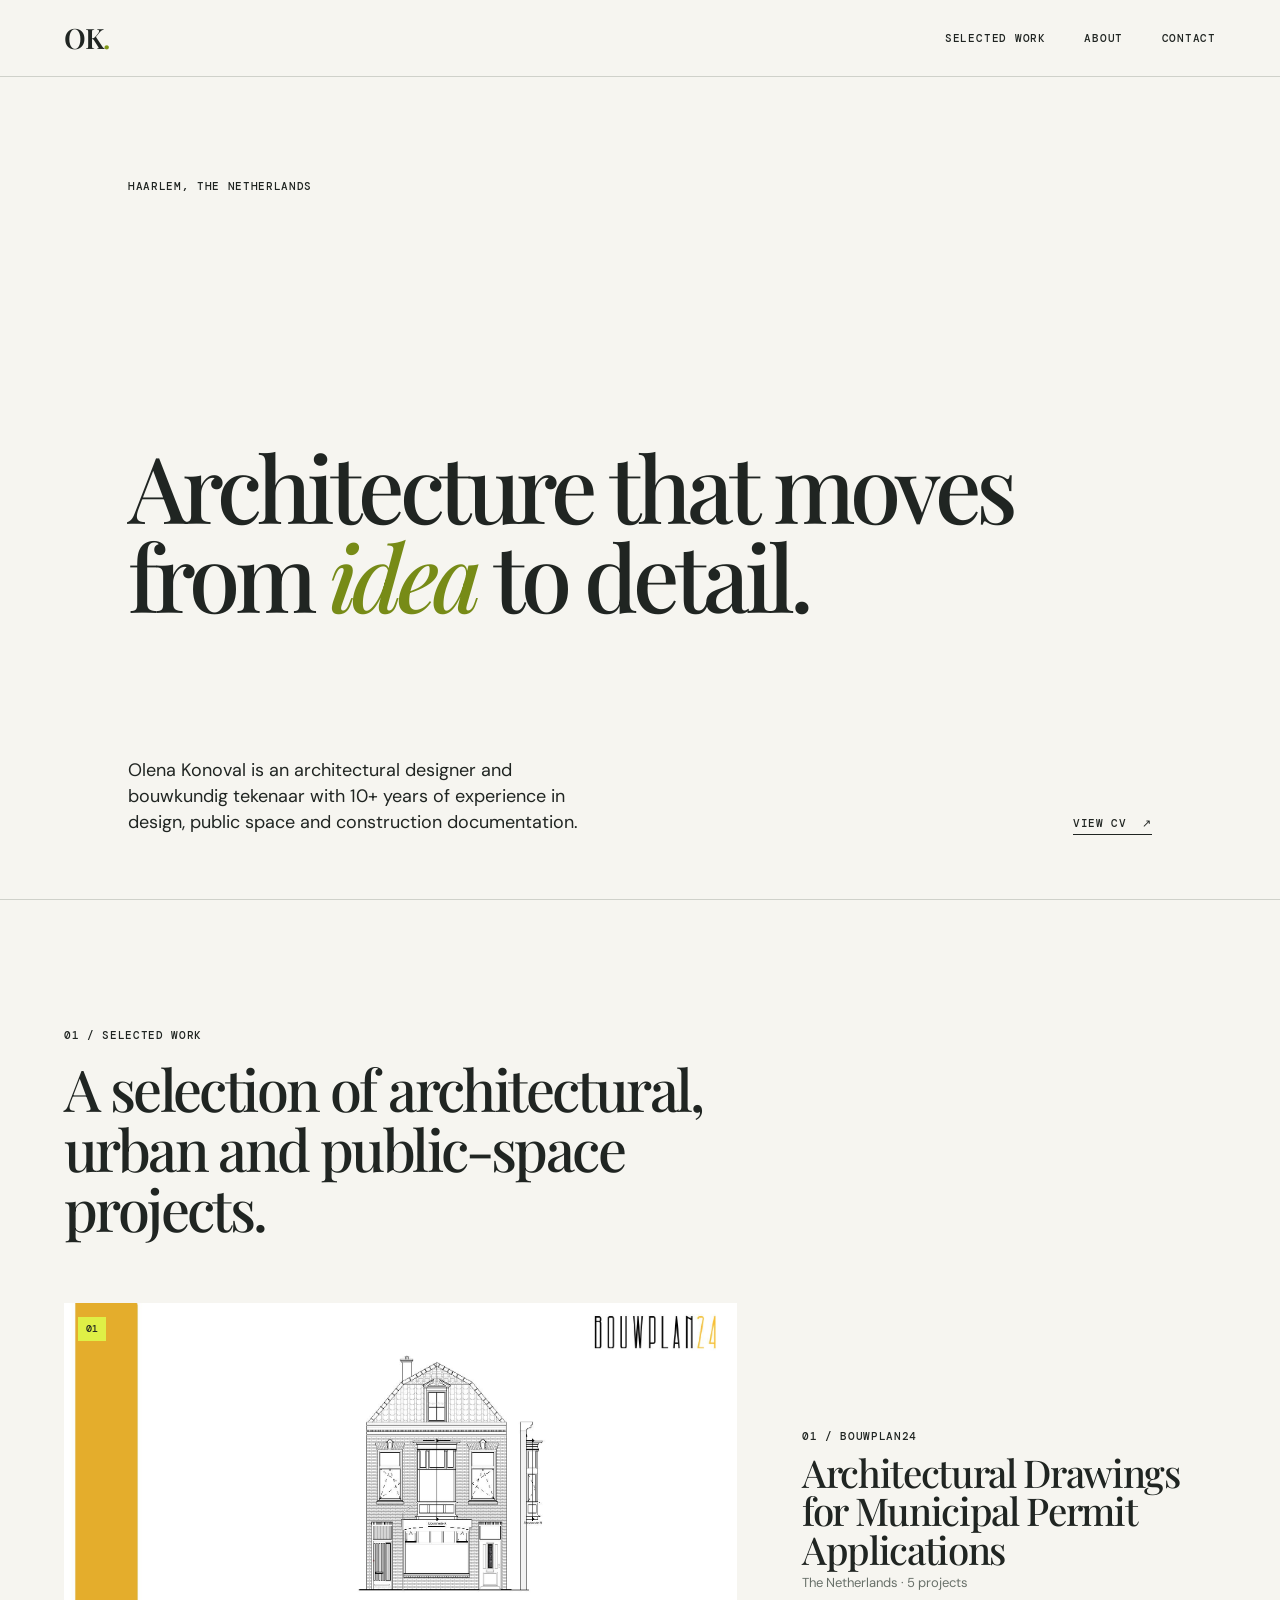
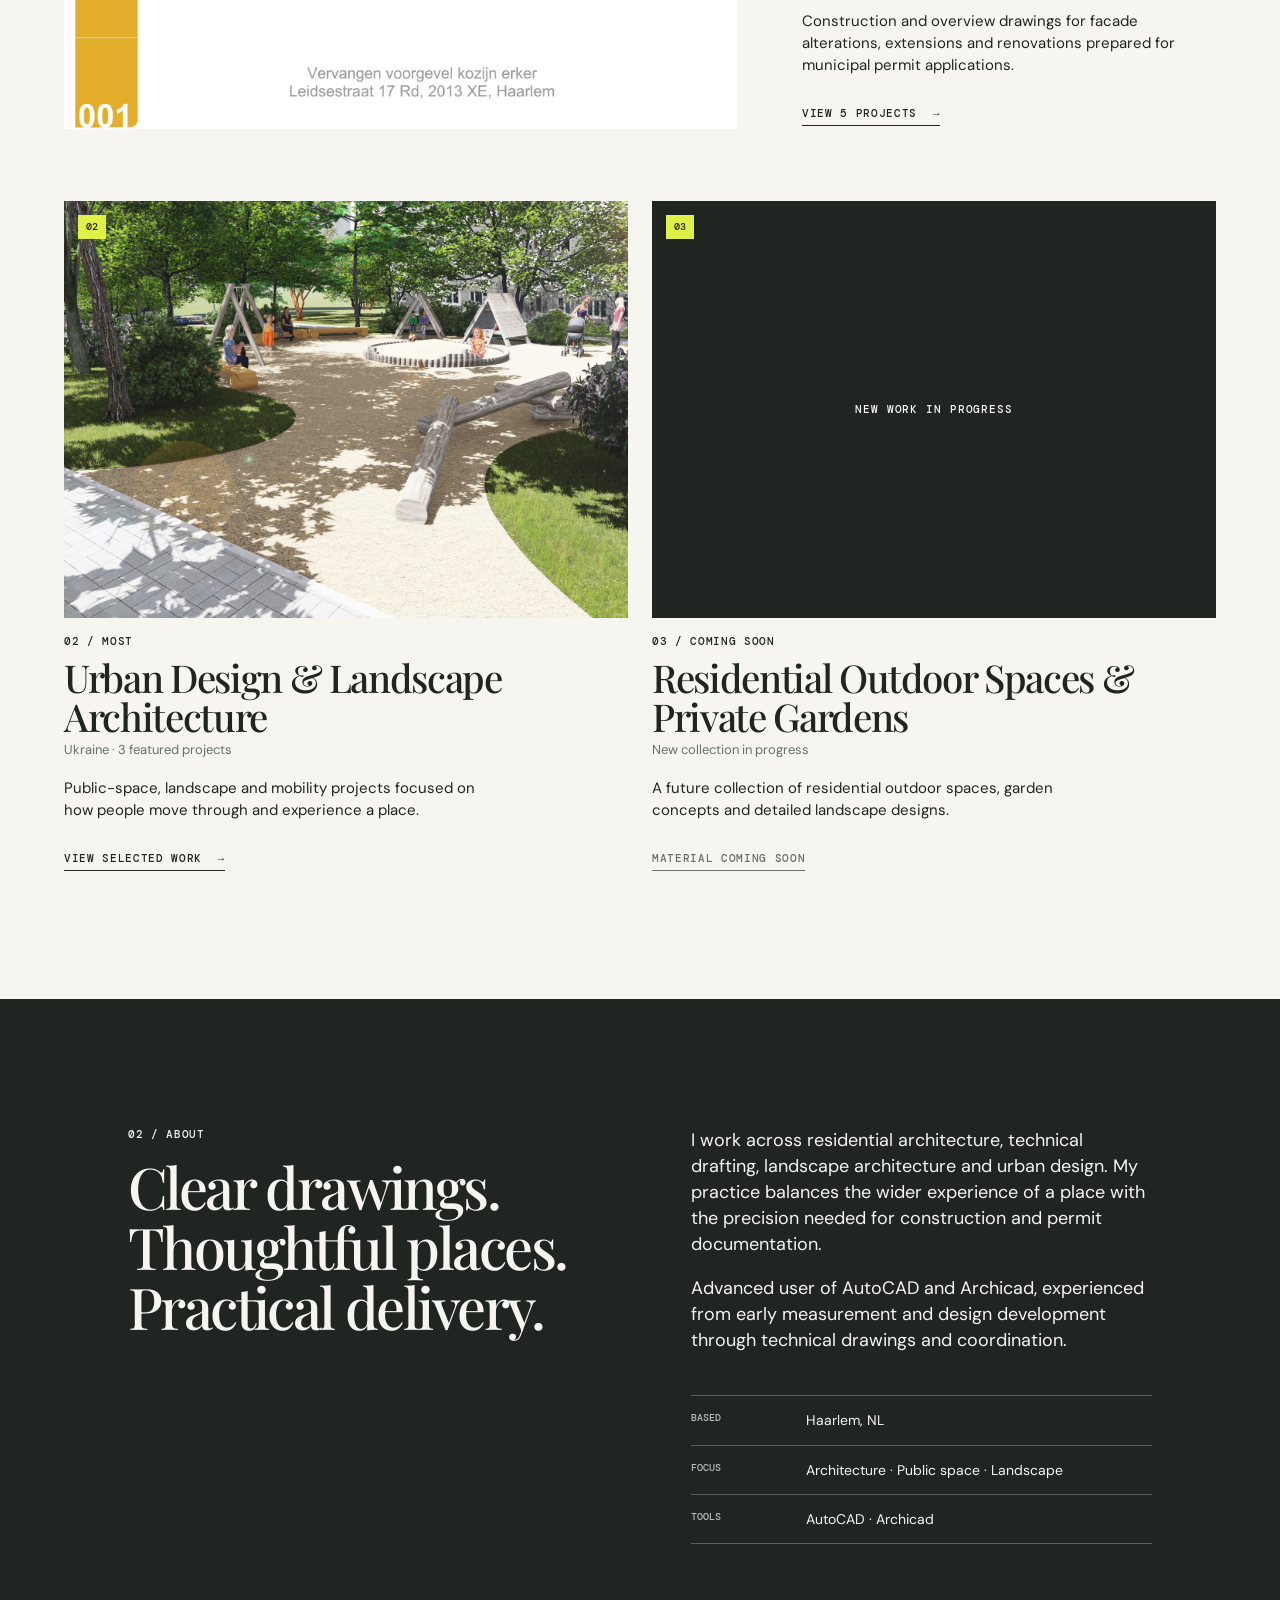
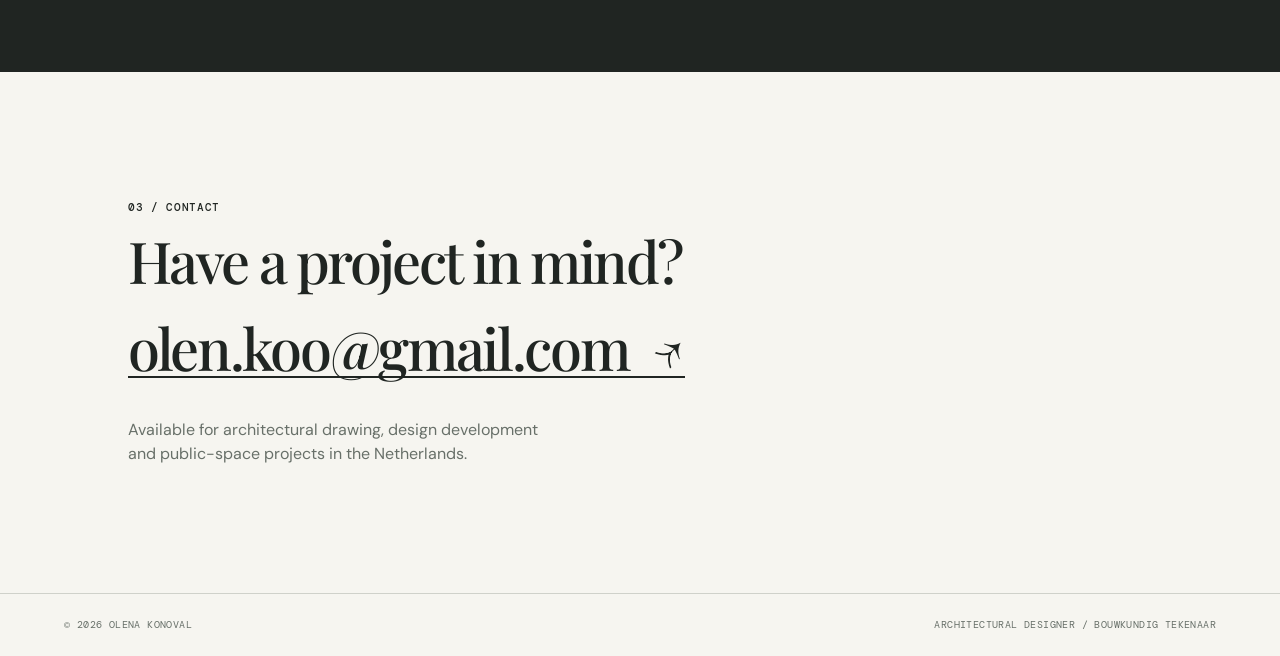
<file: index.html>
<!doctype html>
<html lang="en">
  <head>
    <meta charset="UTF-8" />
    <meta name="viewport" content="width=device-width, initial-scale=1.0" />
    <meta name="description" content="Portfolio of Olena Konoval, architectural designer and bouwkundig tekenaar." />
    <title>Olena Konoval - Architectural Designer</title>
    <link rel="stylesheet" href="styles.css" />
  </head>
  <body>
    <header class="site-header">
      <a class="wordmark" href="#top" aria-label="Olena Konoval home">OK<span>.</span></a>
      <nav aria-label="Main navigation">
        <a href="#work">Selected work</a>
        <a href="#about">About</a>
        <a href="#contact">Contact</a>
      </nav>
    </header>

    <main id="top">
      <section class="hero">
        <p class="eyebrow">Haarlem, The Netherlands</p>
        <h1>Architecture that moves from <em>idea</em> to detail.</h1>
        <div class="hero-bottom">
          <p>Olena Konoval is an architectural designer and bouwkundig tekenaar with 10+ years of experience in design, public space and construction documentation.</p>
          <a class="text-link" href="assets/documents/Olena-CV.pdf" target="_blank" rel="noopener">View CV <span aria-hidden="true">↗</span></a>
        </div>
      </section>

      <section class="projects-section" id="work" aria-labelledby="work-heading">
        <div class="section-heading">
          <p class="eyebrow">01 / Selected work</p>
          <h2 id="work-heading">A selection of architectural, urban and public-space projects.</h2>
        </div>
        <div class="project-grid" id="project-grid"></div>
      </section>

      <section class="about" id="about">
        <div>
          <p class="eyebrow">02 / About</p>
          <h2>Clear drawings. Thoughtful places. Practical delivery.</h2>
        </div>
        <div class="about-copy">
          <p>I work across residential architecture, technical drafting, landscape architecture and urban design. My practice balances the wider experience of a place with the precision needed for construction and permit documentation.</p>
          <p>Advanced user of AutoCAD and Archicad, experienced from early measurement and design development through technical drawings and coordination.</p>
          <dl>
            <div><dt>Based</dt><dd>Haarlem, NL</dd></div>
            <div><dt>Focus</dt><dd>Architecture · Public space · Landscape</dd></div>
            <div><dt>Tools</dt><dd>AutoCAD · Archicad</dd></div>
          </dl>
        </div>
      </section>

      <section class="contact" id="contact">
        <p class="eyebrow">03 / Contact</p>
        <h2>Have a project in mind?</h2>
        <a class="contact-email" href="mailto:olen.koo@gmail.com">olen.koo@gmail.com <span aria-hidden="true">↗</span></a>
        <p>Available for architectural drawing, design development and public-space projects in the Netherlands.</p>
      </section>
    </main>

    <footer><span>© <span id="year"></span> Olena Konoval</span><span>Architectural Designer / Bouwkundig Tekenaar</span></footer>
    <script src="projects.js"></script>
    <script src="script.js"></script>
  </body>
</html>
</file>
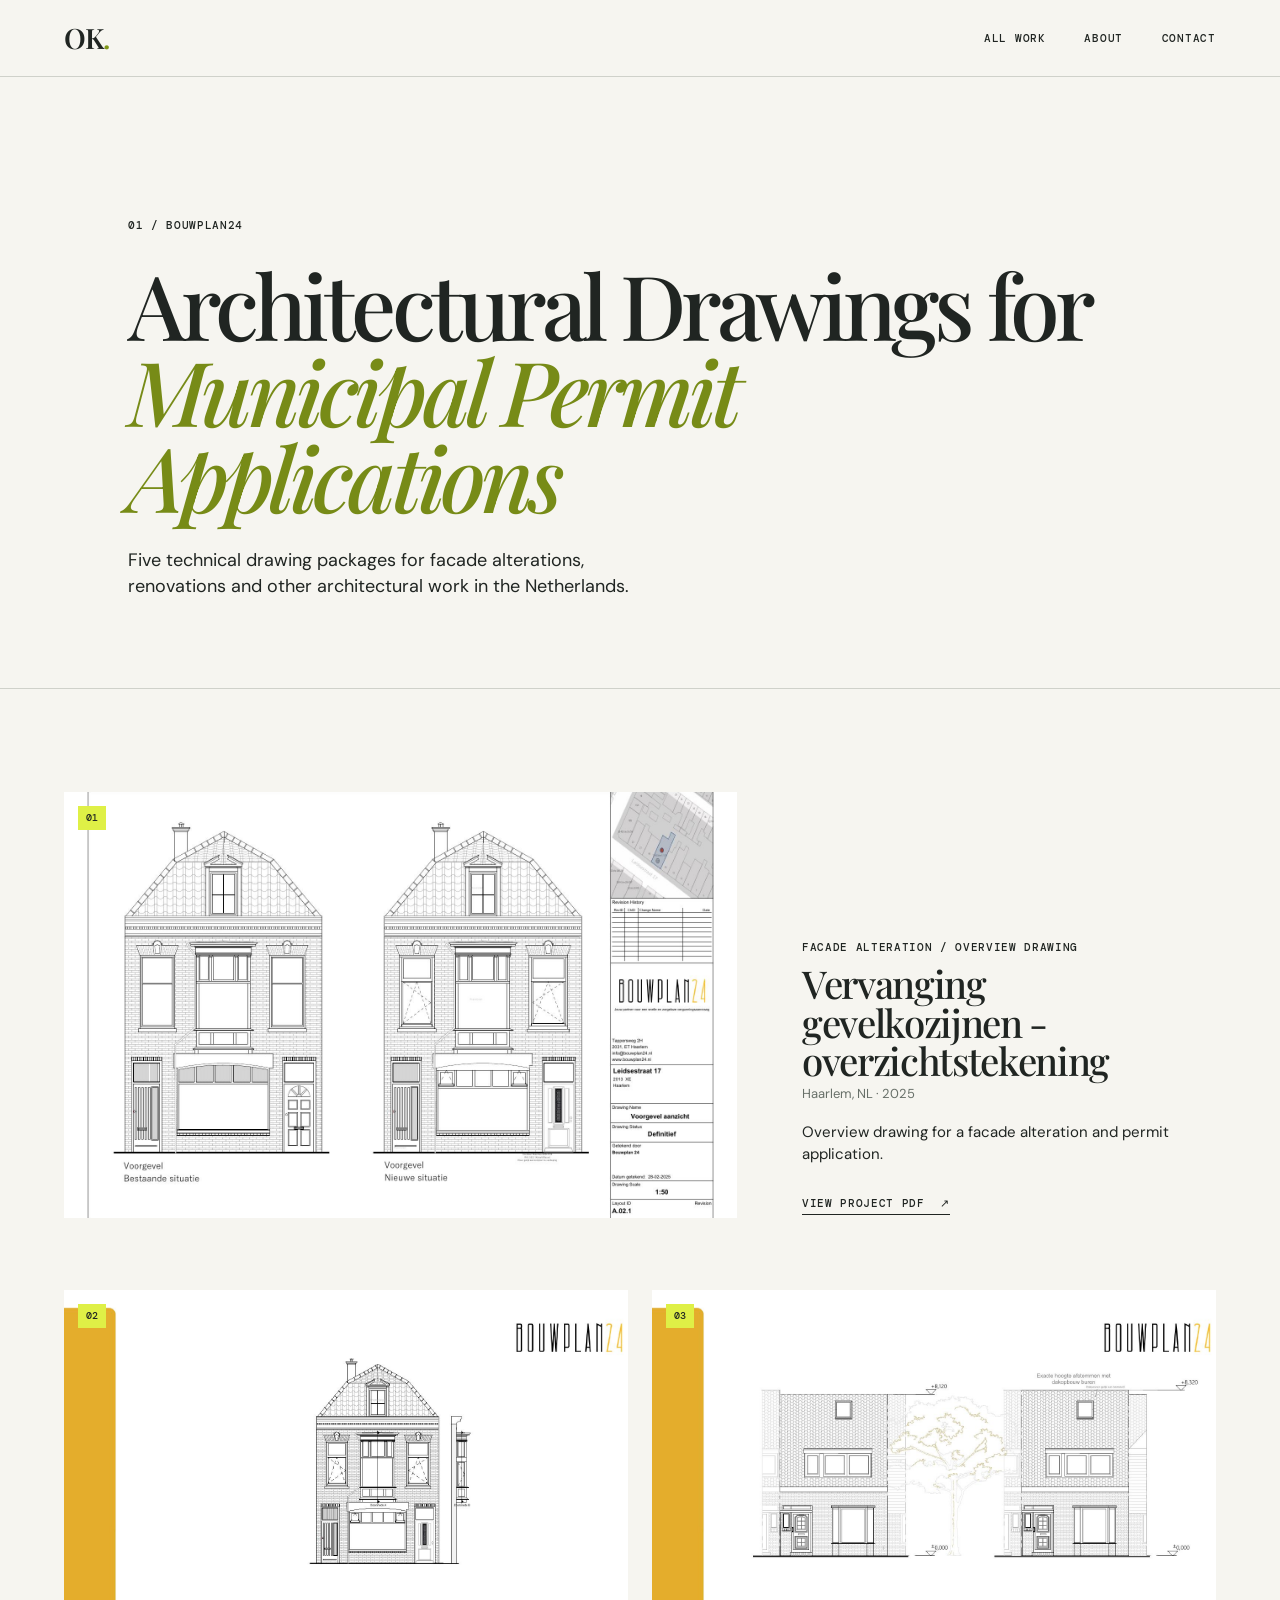
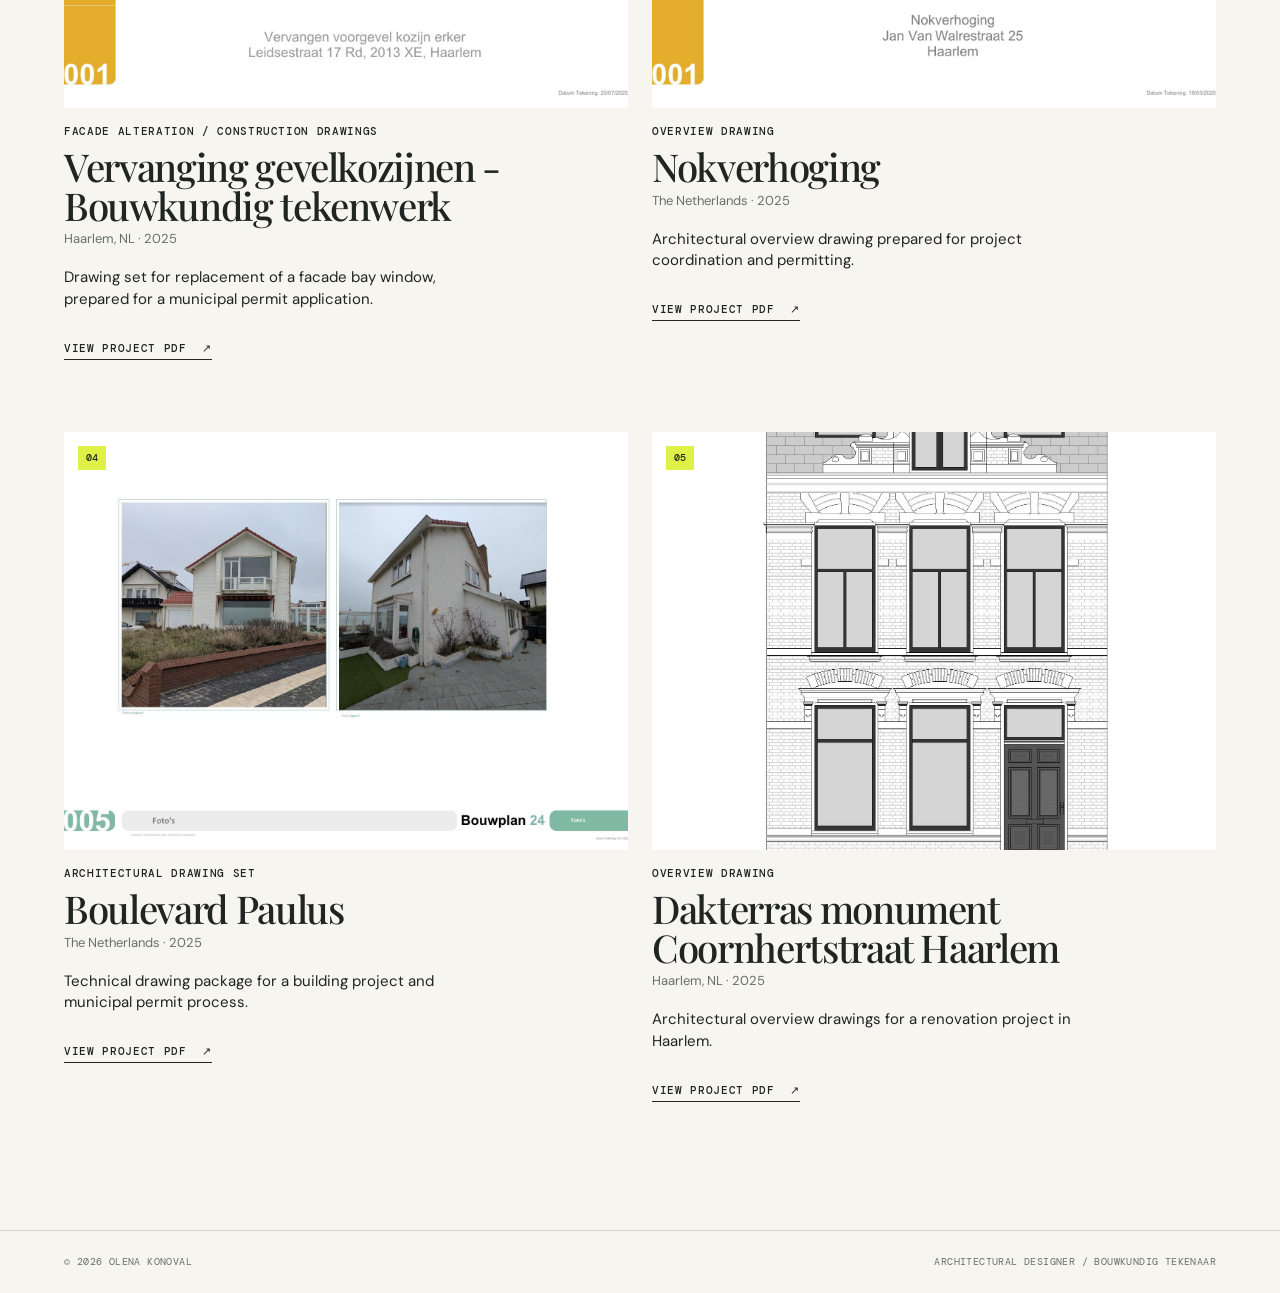
<file: permit-drawings.html>
<!doctype html><html lang="en"><head><meta charset="UTF-8"><meta name="viewport" content="width=device-width, initial-scale=1.0"><meta name="description" content="Municipal permit drawing portfolio by Olena Konoval."><title>Permit Drawings - Olena Konoval</title><link rel="stylesheet" href="styles.css"></head><body>
<header class="site-header"><a class="wordmark" href="index.html">OK<span>.</span></a><nav><a href="index.html#work">All work</a><a href="index.html#about">About</a><a href="index.html#contact">Contact</a></nav></header>
<main><section class="page-intro"><p class="eyebrow">01 / Bouwplan24</p><h1>Architectural Drawings for <em>Municipal Permit Applications</em></h1><p>Five technical drawing packages for facade alterations, renovations and other architectural work in the Netherlands.</p></section><section class="projects-section page-projects"><div class="project-grid" id="project-grid"></div></section></main>
<footer><span>© <span id="year"></span> Olena Konoval</span><span>Architectural Designer / Bouwkundig Tekenaar</span></footer><script src="permit-projects.js"></script><script src="project-page.js"></script></body></html>
</file>
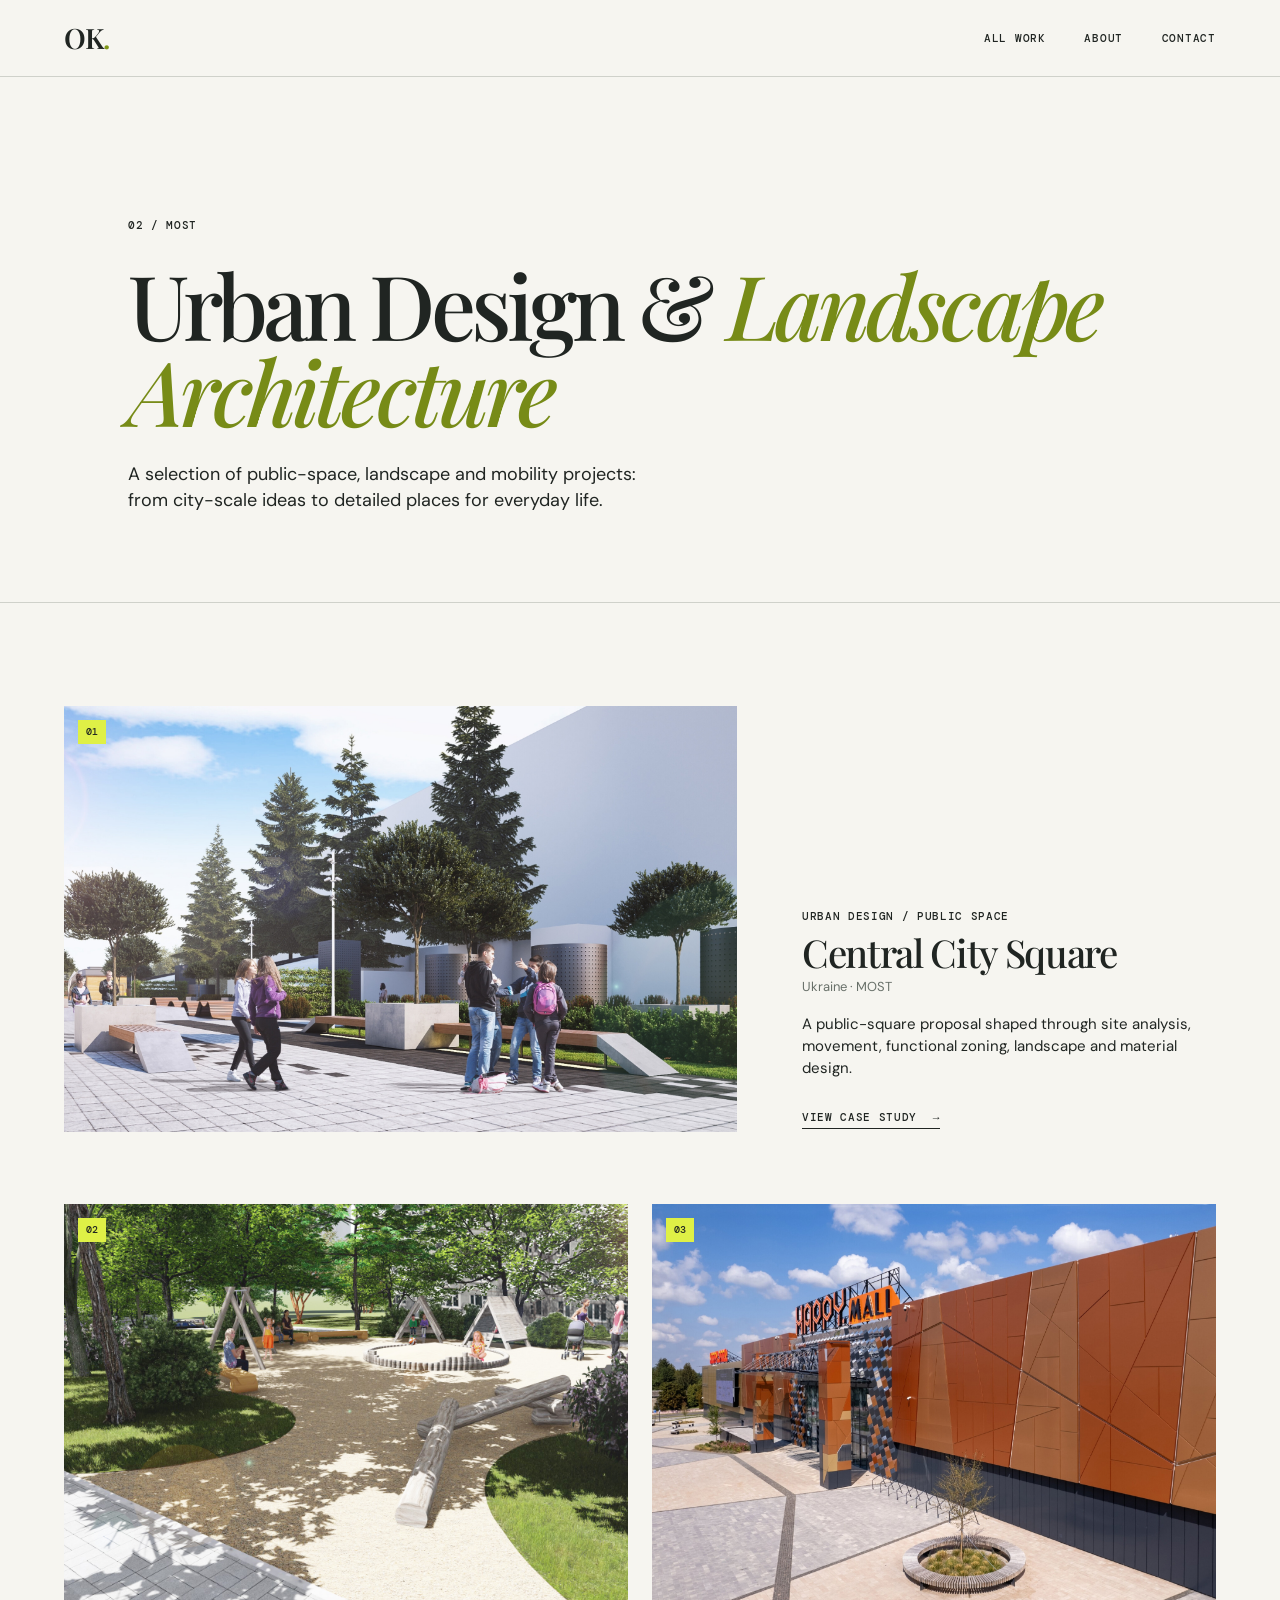
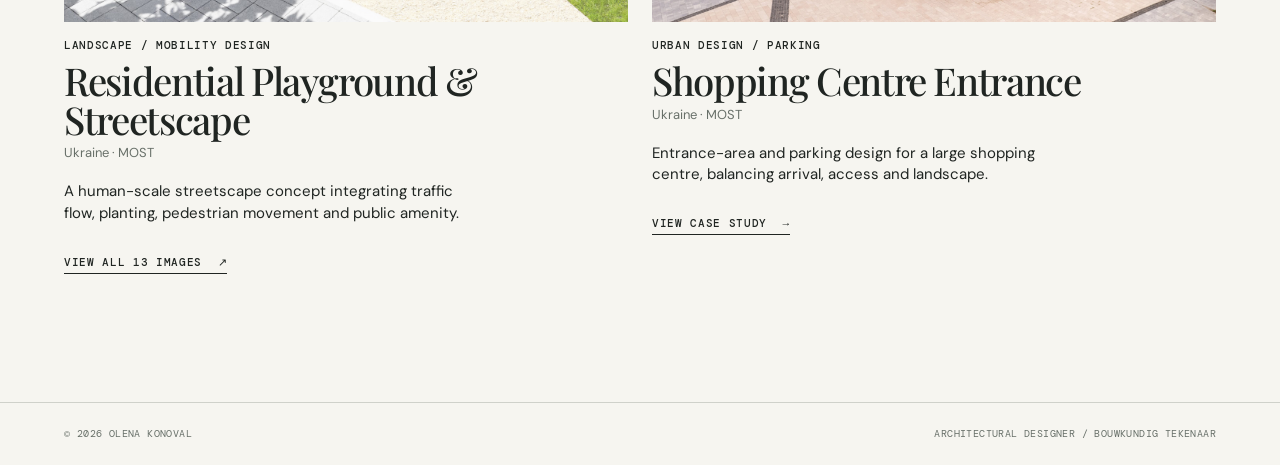
<file: urban-design.html>
<!doctype html><html lang="en"><head><meta charset="UTF-8"><meta name="viewport" content="width=device-width, initial-scale=1.0"><meta name="description" content="Urban design and landscape architecture portfolio by Olena Konoval."><title>Urban Design & Landscape - Olena Konoval</title><link rel="stylesheet" href="styles.css"></head><body>
<header class="site-header"><a class="wordmark" href="index.html">OK<span>.</span></a><nav><a href="index.html#work">All work</a><a href="index.html#about">About</a><a href="index.html#contact">Contact</a></nav></header>
<main><section class="page-intro"><p class="eyebrow">02 / MOST</p><h1>Urban Design & <em>Landscape Architecture</em></h1><p>A selection of public-space, landscape and mobility projects: from city-scale ideas to detailed places for everyday life.</p></section><section class="projects-section page-projects"><div class="project-grid" id="project-grid"></div></section></main>
<footer><span>© <span id="year"></span> Olena Konoval</span><span>Architectural Designer / Bouwkundig Tekenaar</span></footer><dialog class="project-dialog" id="project-dialog" aria-labelledby="dialog-title"><div class="dialog-bar"><h2 id="dialog-title"></h2><button class="dialog-close" type="button" aria-label="Close image gallery">×</button></div><div class="dialog-content image-gallery" id="dialog-content"></div></dialog><script src="urban-projects.js"></script><script src="project-page.js"></script></body></html>
</file>
<file: styles.css>
@import url('https://fonts.googleapis.com/css2?family=DM+Mono:wght@400;500&family=DM+Sans:opsz,wght@9..40,400;9..40,500;9..40,600&family=Playfair+Display:ital,wght@0,500;0,600;1,500;1,600&display=swap');

:root { --ink:#202522; --paper:#f6f5f0; --lime:#dff046; --line:#cfd1ca; --muted:#687069; }
* { box-sizing:border-box; }
html { scroll-behavior:smooth; }
body { margin:0; background:var(--paper); color:var(--ink); font-family:"DM Sans",sans-serif; font-size:16px; line-height:1.45; }
a { color:inherit; text-decoration:none; }
.site-header, footer { display:flex; justify-content:space-between; align-items:center; padding:24px clamp(24px, 5vw, 76px); }
.site-header { border-bottom:1px solid var(--line); }
.wordmark { font:600 28px/1 "Playfair Display",serif; letter-spacing:-1px; }.wordmark span { color:#7e9617; }
nav { display:flex; gap:clamp(16px,3vw,42px); font:500 11px/1 "DM Mono",monospace; text-transform:uppercase; letter-spacing:.07em; } nav a:hover,.text-link:hover { color:#71840f; }
.hero { min-height:calc(100vh - 77px); display:flex; flex-direction:column; justify-content:space-between; padding:clamp(42px,8vw,125px) clamp(24px, 10vw, 164px) 64px; border-bottom:1px solid var(--line); }
.eyebrow,.project-meta { margin:0; font:500 11px/1.35 "DM Mono",monospace; text-transform:uppercase; letter-spacing:.06em; }
.hero h1 { max-width:1030px; margin:clamp(64px,13vw,180px) 0 56px; font:500 clamp(48px,7.2vw,116px)/.96 "Playfair Display",serif; letter-spacing:-.055em; }.hero h1 em { color:#778b17; }
.hero-bottom { display:flex; gap:38px; justify-content:space-between; align-items:end; }.hero-bottom p { max-width:460px; margin:0; font-size:18px; }.text-link { display:inline-block; border:0; border-bottom:1px solid currentColor; background:transparent; padding:0 0 4px; color:inherit; cursor:pointer; white-space:nowrap; font:500 11px/1.2 "DM Mono",monospace; text-transform:uppercase; letter-spacing:.06em; }.text-link span,.contact-email span { margin-left:8px; }
.projects-section { padding:clamp(64px,10vw,150px) clamp(24px, 5vw, 76px); }.section-heading { max-width:740px; margin-bottom:64px; }.section-heading h2,.about h2,.contact h2 { margin:16px 0 0; font:500 clamp(34px,4.5vw,64px)/1.04 "Playfair Display",serif; letter-spacing:-.045em; }
.project-grid { display:grid; grid-template-columns:repeat(2,minmax(0,1fr)); gap:72px 24px; }.project-card--wide { grid-column:span 2; display:grid; grid-template-columns:1.48fr 1fr; gap:24px; align-items:end; }.project-image-wrap { position:relative; aspect-ratio:1.35; overflow:hidden; background:#daddd5; }.project-card--wide .project-image-wrap { aspect-ratio:1.58; }.project-image { width:100%; height:100%; object-fit:cover; display:block; transition:transform .5s ease; }.project-card:hover .project-image { transform:scale(1.025); }.project-number { position:absolute; top:14px; left:14px; background:var(--lime); padding:7px 8px; font:500 10px/1 "DM Mono",monospace; }.project-content { padding-top:16px; }.project-card--wide .project-content { padding:0 5% 3px 9%; }.project-content h3 { margin:9px 0 2px; font:500 clamp(27px,3vw,44px)/1 "Playfair Display",serif; letter-spacing:-.035em; }.project-location { color:var(--muted); margin:6px 0 18px; font-size:13px; }.project-description { max-width:420px; margin:0 0 24px; font-size:15px; }
.project-image--placeholder { display:grid; place-items:center; background:var(--ink); color:var(--paper); font:500 11px/1.2 "DM Mono",monospace; text-transform:uppercase; letter-spacing:.08em; }.text-link--muted { color:var(--muted); cursor:default; }.page-intro { padding:clamp(64px,11vw,160px) clamp(24px,10vw,164px) clamp(52px,7vw,105px); border-bottom:1px solid var(--line); }.page-intro h1 { max-width:1000px; margin:28px 0 28px; font:500 clamp(46px,7vw,105px)/.96 "Playfair Display",serif; letter-spacing:-.055em; }.page-intro h1 em { color:#778b17; }.page-intro > p:last-child { max-width:530px; margin:0; font-size:18px; }.page-projects { padding-top:clamp(56px,8vw,110px); }
.case-hero { padding:clamp(64px,11vw,160px) clamp(24px,10vw,164px) clamp(64px,9vw,128px); border-bottom:1px solid var(--line); }.case-hero h1 { max-width:980px; margin:26px 0 24px; font:500 clamp(52px,8vw,120px)/.92 "Playfair Display",serif; letter-spacing:-.06em; }.case-hero > p:last-child { max-width:490px; margin:0; font-size:18px; }.case-section { display:grid; grid-template-columns:minmax(230px,.55fr) minmax(0,1.45fr); gap:clamp(32px,7vw,110px); padding:clamp(56px,9vw,130px) clamp(24px,10vw,164px); border-bottom:1px solid var(--line); }.case-section--reverse { grid-template-columns:minmax(0,1.45fr) minmax(230px,.55fr); background:#eeeee8; }.case-section--reverse .case-copy { order:2; }.case-copy { align-self:start; position:sticky; top:32px; }.case-copy h2 { margin:17px 0 17px; font:500 clamp(30px,3.7vw,54px)/1 "Playfair Display",serif; letter-spacing:-.04em; }.case-copy > p:last-child { margin:0; font-size:16px; }.case-images { display:grid; gap:16px; }.case-images img { display:block; width:100%; max-height:760px; object-fit:cover; background:#ddd; }
.about { display:grid; grid-template-columns:1fr 1fr; gap:8vw; padding:clamp(64px,10vw,150px) clamp(24px, 10vw, 164px); background:var(--ink); color:var(--paper); }.about h2 { max-width:520px; }.about-copy { max-width:510px; font-size:18px; }.about-copy p:first-child { margin-top:0; }.about dl { margin:42px 0 0; border-top:1px solid #58605a; }.about dl div { display:grid; grid-template-columns:100px 1fr; gap:15px; padding:14px 0; border-bottom:1px solid #58605a; }.about dt { color:#b9bfb8; font:500 10px/1.5 "DM Mono",monospace; text-transform:uppercase; }.about dd { margin:0; font-size:14px; }
.contact { padding:clamp(64px,10vw,150px) clamp(24px, 10vw, 164px); }.contact h2 { margin-bottom:28px; }.contact-email { display:inline-block; margin-bottom:40px; font:500 clamp(27px,4.5vw,64px)/1 "Playfair Display",serif; letter-spacing:-.04em; border-bottom:2px solid var(--ink); }.contact-email:hover { color:#71840f; }.contact > p:last-child { max-width:410px; margin:0; color:var(--muted); }
footer { border-top:1px solid var(--line); color:var(--muted); font:400 10px/1.4 "DM Mono",monospace; text-transform:uppercase; letter-spacing:.04em; }
.project-dialog { width:min(1120px, calc(100vw - 32px)); max-height:calc(100vh - 32px); padding:0; border:0; background:var(--paper); color:var(--ink); }.project-dialog::backdrop { background:rgb(24 29 26 / .78); }.dialog-bar { display:flex; justify-content:space-between; gap:20px; align-items:start; padding:28px clamp(22px,4vw,48px); border-bottom:1px solid var(--line); position:sticky; top:0; background:var(--paper); z-index:2; }.dialog-bar h2 { max-width:700px; margin:9px 0 0; font:500 clamp(28px,4vw,50px)/1 "Playfair Display",serif; letter-spacing:-.04em; }.dialog-close { width:40px; height:40px; border:1px solid var(--ink); border-radius:50%; background:transparent; color:var(--ink); font-size:30px; line-height:30px; cursor:pointer; }.dialog-close:hover { background:var(--lime); }.dialog-content { padding:clamp(22px,4vw,48px); }.image-gallery { display:grid; grid-template-columns:repeat(2, minmax(0, 1fr)); gap:16px; }.image-gallery img { display:block; width:100%; aspect-ratio:1.55; object-fit:cover; background:#daddd5; }.drawing-list { display:grid; gap:0; }.drawing-link { display:grid; grid-template-columns:52px 1fr auto; gap:20px; align-items:center; padding:22px 0; border-bottom:1px solid var(--line); }.drawing-link span,.drawing-link b { font:500 10px/1.2 "DM Mono",monospace; text-transform:uppercase; letter-spacing:.05em; }.drawing-link strong { font:500 clamp(20px,2.5vw,30px)/1.1 "Playfair Display",serif; letter-spacing:-.025em; }.drawing-link:hover { color:#71840f; }
@media (max-width:700px) { .site-header { padding-top:19px; padding-bottom:19px; } nav { gap:14px; font-size:9px; }.hero { min-height:630px; }.hero-bottom,.about { display:block; }.hero-bottom p { margin-bottom:28px; }.project-grid { grid-template-columns:1fr; gap:56px; }.project-card--wide { display:block; grid-column:span 1; }.project-card--wide .project-content { padding:16px 0 0; }.project-card--wide .project-image-wrap { aspect-ratio:1.3; }.about > div:first-child { margin-bottom:50px; }.about-copy { font-size:17px; }.contact-email { font-size:34px; } footer { gap:15px; align-items:flex-start; flex-direction:column; }.image-gallery { grid-template-columns:1fr; }.drawing-link { grid-template-columns:35px 1fr; gap:12px; }.drawing-link b { grid-column:2; }.case-section,.case-section--reverse { display:block; }.case-copy { position:static; margin-bottom:32px; }.case-section--reverse .case-copy { order:initial; } }
</file>
